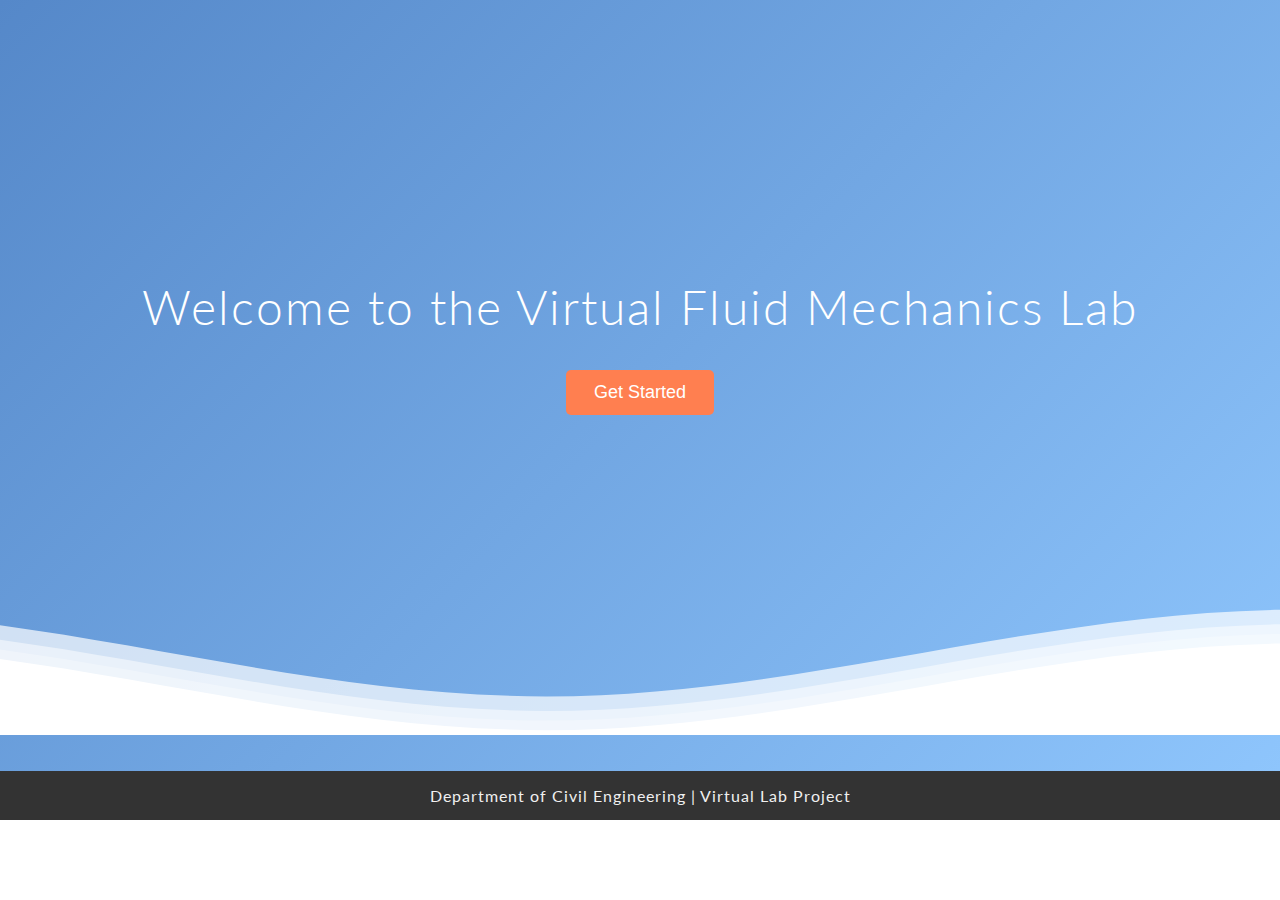
<file: virtuallab/index.html>
<!-- Virtual Lab Main Page with Waves and Get Started Button -->
<!DOCTYPE html>
<html lang="en">
<head>
  <meta charset="UTF-8">
  <meta name="viewport" content="width=device-width, initial-scale=1.0">
  <title>Virtual Fluid Mechanics Lab</title>
  <link rel="stylesheet" href="https://fonts.googleapis.com/css?family=Lato:300,400">
  <style>
    body {
      margin: 0;
      font-family: 'Lato', sans-serif;
    }

    h1 {
      font-weight: 300;
      letter-spacing: 2px;
      font-size: 48px;
      margin-bottom: 10px;
    }

    p {
      letter-spacing: 1px;
      font-size: 16px;
      color: #f0f0f0;
      max-width: 600px;
      margin: 0 auto;
    }

    .header {
      position: relative;
      text-align: center;
      background: linear-gradient(135deg, #5588C9, #8EC5FC);
      color: white;
      padding-top: 60px;
      padding-bottom: 40px;
    }

    .inner-header {
      height: 60vh;
      width: 100%;
      display: flex;
      flex-direction: column;
      align-items: center;
      justify-content: center;
      text-align: center;
    }

    .waves {
      position: relative;
      width: 100%;
      height: 15vh;
      margin-bottom: -7px;
      min-height: 100px;
      max-height: 150px;
    }

    .content {
      position: relative;
      height: 20vh;
      text-align: center;
      background-color: #f8f8f8;
      color: #333;
      padding-top: 20px;
    }

    .footer {
      background-color: #333;
      color: #f0f0f0;
      text-align: center;
      padding: 15px 0;
    }

    .parallax > use {
      animation: move-forever 25s cubic-bezier(.55, .5, .45, .5) infinite;
    }

    .parallax > use:nth-child(1) {
      animation-delay: -2s;
      animation-duration: 7s;
    }

    .parallax > use:nth-child(2) {
      animation-delay: -3s;
      animation-duration: 10s;
    }

    .parallax > use:nth-child(3) {
      animation-delay: -4s;
      animation-duration: 13s;
    }

    .parallax > use:nth-child(4) {
      animation-delay: -5s;
      animation-duration: 20s;
    }

    @keyframes move-forever {
      0% {
        transform: translate3d(-90px, 0, 0);
      }
      100% {
        transform: translate3d(85px, 0, 0);
      }
    }

    @media (max-width: 768px) {
      .waves {
        height: 40px;
        min-height: 40px;
      }
      .content {
        height: 30vh;
      }
      h1 {
        font-size: 32px;
      }
    }

    /* Get Started Button */
    .get-started-btn {
      margin-top: 25px;
      padding: 12px 28px;
      font-size: 18px;
      color: white;
      background-color: #FF7F50;
      border: none;
      border-radius: 5px;
      cursor: pointer;
      transition: background-color 0.3s ease, transform 0.3s ease;
    }

    .get-started-btn:hover {
      background-color: #FF6347;
      transform: translateY(-3px);
    }
  </style>
</head>
<body>

<div class="header">
  <!-- Header Content -->
  <div class="inner-header">
    <h1>Welcome to the Virtual Fluid Mechanics Lab</h1>
    <!-- Get Started Button -->
    <button class="get-started-btn" onclick="navigateToMain()">Get Started</button>
  </div>

  <!-- Waves Container -->
  <div>
    <svg class="waves" xmlns="http://www.w3.org/2000/svg" xmlns:xlink="http://www.w3.org/1999/xlink"
         viewBox="0 24 150 28" preserveAspectRatio="none" shape-rendering="auto">
      <defs>
        <path id="gentle-wave" d="M-160 44c30 0 58-18 88-18s 58 18 88 18 58-18 88-18 58 18 88 18 v44h-352z" />
      </defs>
      <g class="parallax">
        <use xlink:href="#gentle-wave" x="48" y="0" fill="rgba(255,255,255,0.7)" />
        <use xlink:href="#gentle-wave" x="48" y="3" fill="rgba(255,255,255,0.5)" />
        <use xlink:href="#gentle-wave" x="48" y="5" fill="rgba(255,255,255,0.3)" />
        <use xlink:href="#gentle-wave" x="48" y="7" fill="#fff" />
      </g>
    </svg>
  </div>
</div>

<!-- Footer Content -->
<div class="footer">
  <p>Department of Civil Engineering | Virtual Lab Project</p>
</div>

<script>
  function navigateToMain() {
    window.location.href = "main.html"; // Redirect to main.html page
  }
</script>

</body>
</html>
</file>
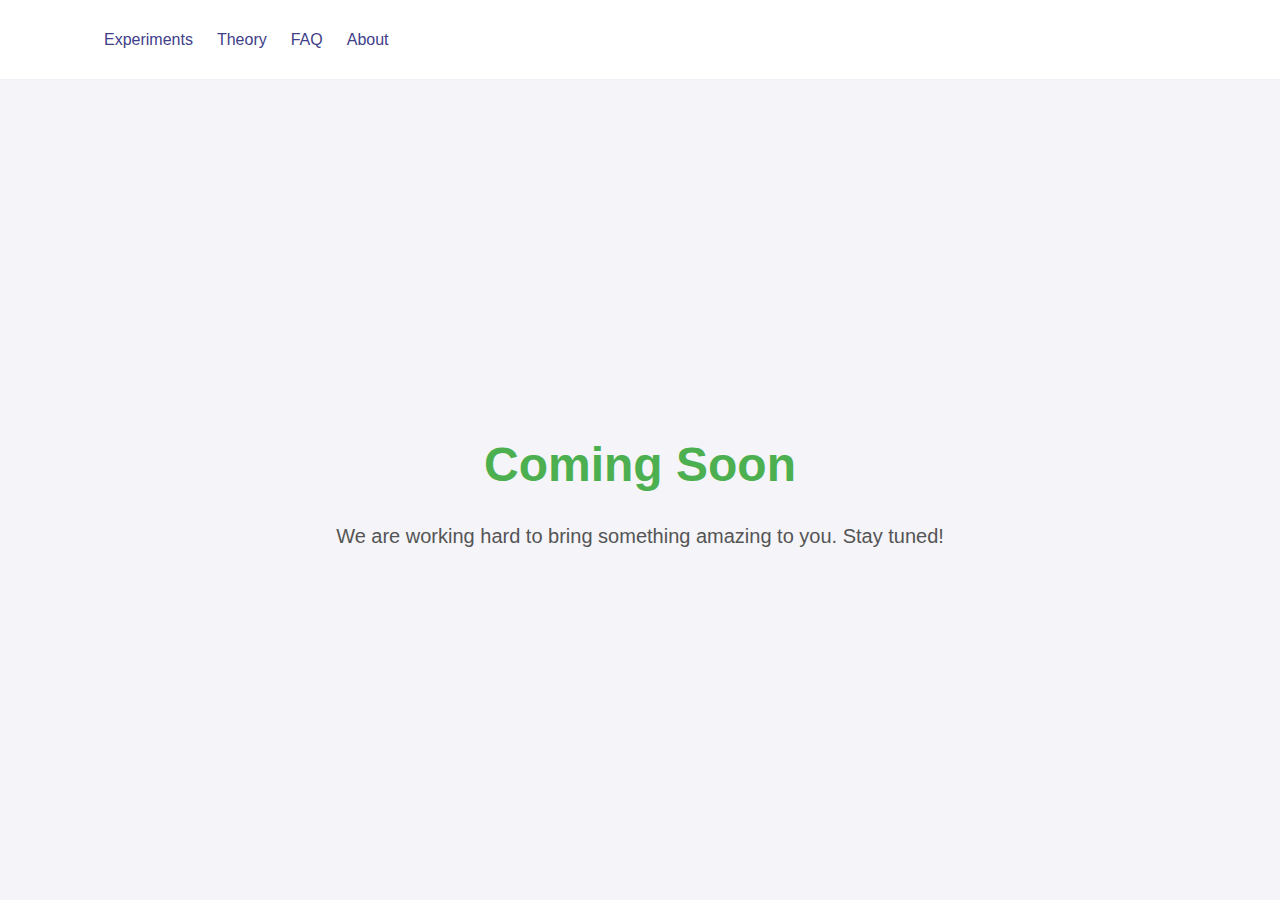
<file: virtuallab/comingsoon.html>
<!DOCTYPE html>
<html lang="en">
<head>
  <meta charset="UTF-8">
  <meta name="viewport" content="width=device-width, initial-scale=1.0">
  <title>Coming Soon</title>
  <link rel="stylesheet" href="style.css"> <!-- Link to your CSS file for header and footer styles -->
  <style>
    /* Basic Reset */
    * {
      margin: 0;
      padding: 0;
      box-sizing: border-box;
    }

    /* Body Styling */
    body {
      display: flex;
      flex-direction: column;
      min-height: 100vh;
      font-family: Arial, sans-serif;
      background-color: #f4f4f9;
      color: #333;
    }

    /* Main Section for Coming Soon Message */
    .main-content {
      display: flex;
      justify-content: center;
      align-items: center;
      flex: 1;
      text-align: center;
    }

    /* Heading */
    .main-content h1 {
      font-size: 3rem;
      color: #4CAF50;
      margin-bottom: 20px;
    }

    /* Subtext */
    .main-content p {
      font-size: 1.25rem;
      color: #555;
    }
  </style>
</head>
<body>

  <!-- Header Section -->
  <header class="header">
    <div class="header-content responsive-wrapper">
      <div class="header-logo">
       
      </div>
      <div class="header-navigation">
        <nav class="header-navigation-links">
          <a href="main.html">Experiments</a>
          <a href="#">Theory</a>
          <a href="#">FAQ</a>
          <a href="#">About</a>
        </nav>
      </div>
    </div>
  </header>

  <!-- Main Content for Coming Soon Message -->
  <main class="main-content">
    <div class="coming-soon">
      <h1>Coming Soon</h1>
      <p>We are working hard to bring something amazing to you. Stay tuned!</p>
    </div>
  </main>

  <!-- Footer Section -->
  <footer class="footer">
    
  </footer>

</body>
</html>
</file>
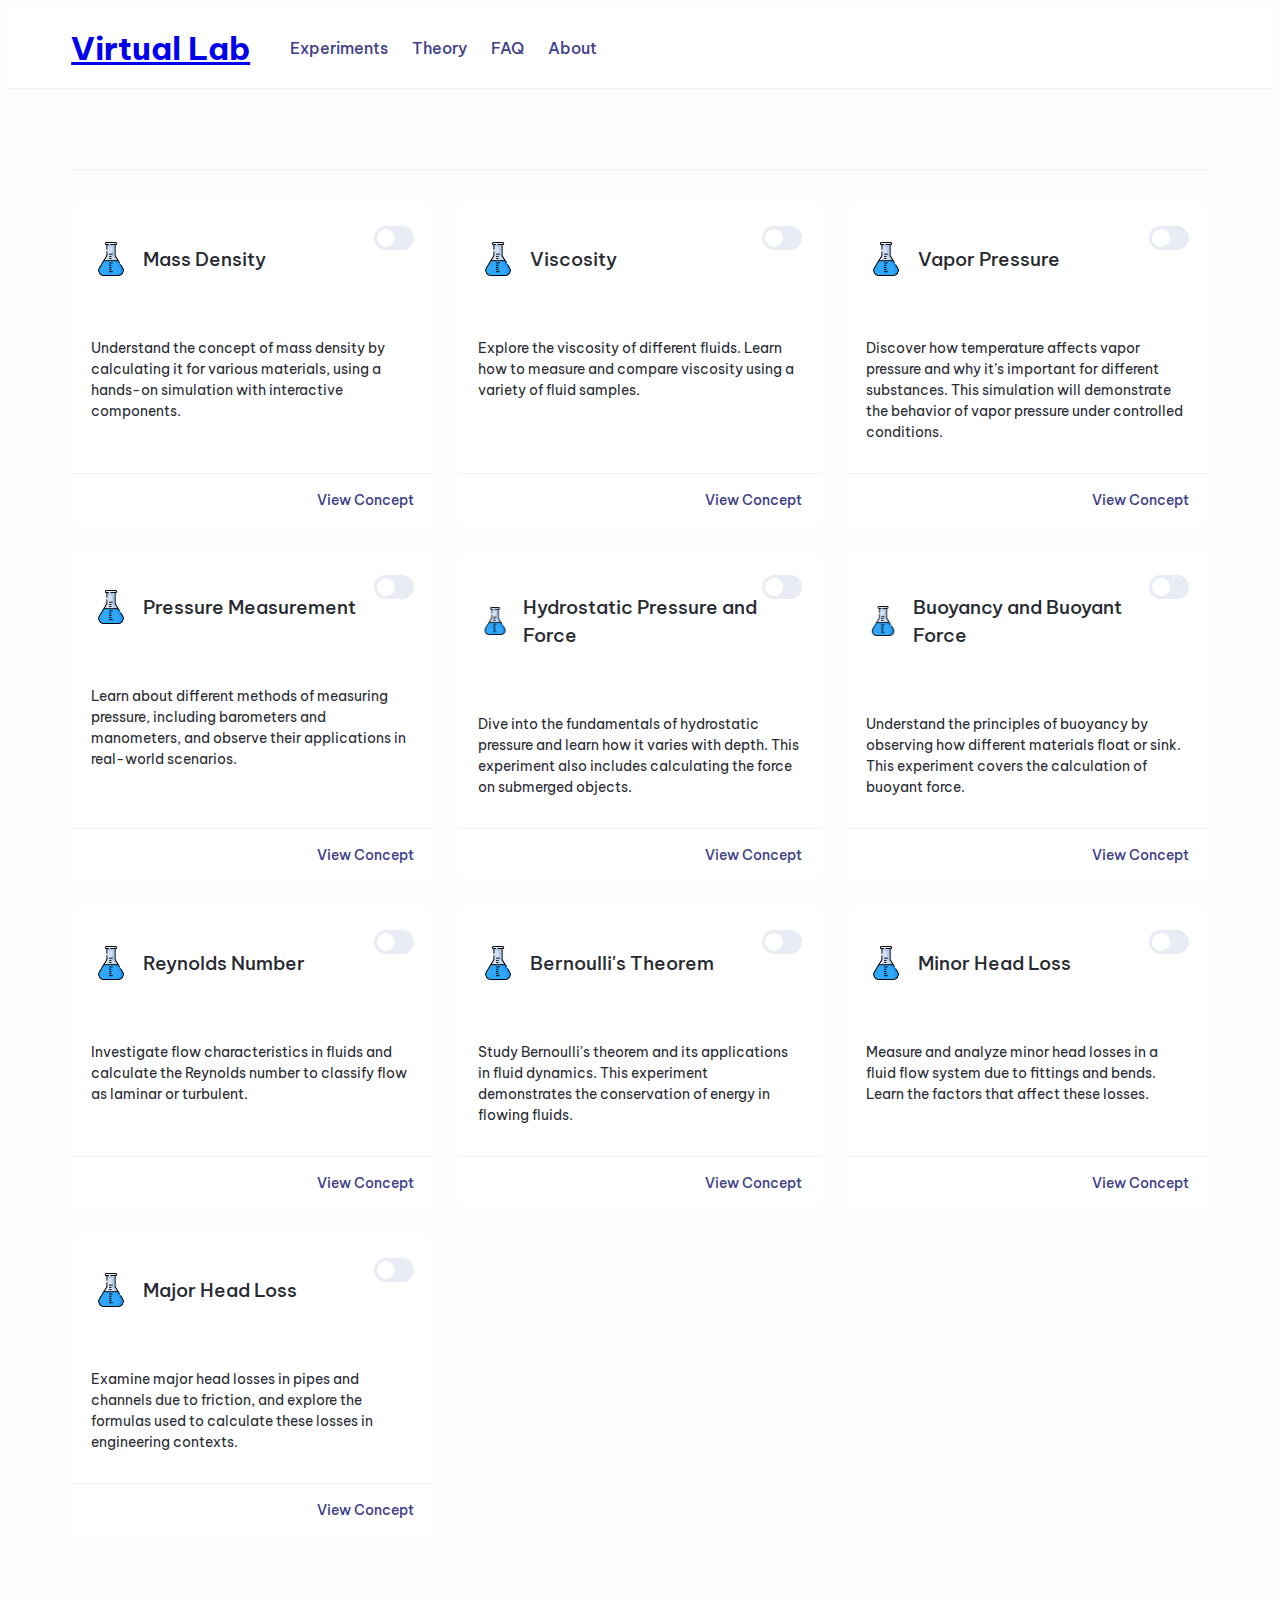
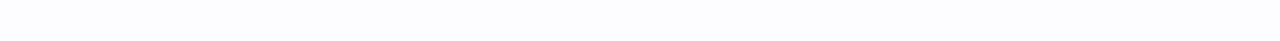
<file: virtuallab/main.html>
<!DOCTYPE html>
<html lang="en">
<head>
  <meta charset="UTF-8">
  <meta name="viewport" content="width=device-width, initial-scale=1.0">
  <title>Experiments Dashboard</title>
  <link rel="stylesheet" href="style.css"> <!-- Link to your CSS file -->
</head>
<body>

    <header class="header">
        <div class="header-content responsive-wrapper">
            <div class="header-logo">
                <a href="#">
                    
                    <a href="#">
                        <h1>Virtual Lab</h1>
                      </a>
                </a>
            </div>
            <div class="header-navigation">
                <nav class="header-navigation-links">
                    <a href="main.html"> Experiments </a>
                    <a href="#"> Theory </a>
                    <a href="#"> FAQ </a>
                    <a href="#"> About </a>
                    
                </nav>
                
            </div>
            
        </div>
    </header>
    <main class="main">
        <div class="responsive-wrapper">
            
            <div class="content">
                
                <div class="content-main">
                    <div class="card-grid">
                        <article class="card">
                            <div class="card-header">
                                <div>
                                    <span><img src="images/flask.png" /></span>
                                    <h3>Mass Density</h3>
                                </div>
                                <label class="toggle">
                                    <input type="checkbox">
                                    <span></span>
                                </label>
                            </div>
                            <div class="card-body">
                                <p>Understand the concept of mass density by calculating it for various materials, using a hands-on simulation with interactive components.</p>
                            </div>
                            <div class="card-footer">
                                <a href="mass_density_experiment.html">View Concept</a>
                            </div>
                        </article>
                        <article class="card">
                            <div class="card-header">
                                <div>
                                    <span><img src="images/flask.png" /></span>
                                    <h3>Viscosity</h3>
                                </div>
                                <label class="toggle">
                                    <input type="checkbox" >
                                    <span></span>
                                </label>
                            </div>
                            <div class="card-body">
                                <p>Explore the viscosity of different fluids. Learn how to measure and compare viscosity using a variety of fluid samples.</p>
                            </div>
                            <div class="card-footer">
                                <a href="comingsoon.html">View Concept</a>
                            </div>
                        </article>
                        <article class="card">
                            <div class="card-header">
                                <div>
                                    <span><img src="images/flask.png" /></span>
                                    <h3>Vapor Pressure</h3>
                                </div>
                                <label class="toggle">
                                    <input type="checkbox" >
                                    <span></span>
                                </label>
                            </div>
                            <div class="card-body">
                                <p>Discover how temperature affects vapor pressure and why it’s important for different substances. This simulation will demonstrate the behavior of vapor pressure under controlled conditions.</p>
                            </div>
                            <div class="card-footer">
                                <a href="comingsoon.html">View Concept</a>
                            </div>
                        </article>
                        <article class="card">
                            <div class="card-header">
                                <div>
                                    <span><img src="images/flask.png" /></span>
                                    <h3>Pressure Measurement</h3>
                                </div>
                                <label class="toggle">
                                    <input type="checkbox">
                                    <span></span>
                                </label>
                            </div>
                            <div class="card-body">
                                <p>Learn about different methods of measuring pressure, including barometers and manometers, and observe their applications in real-world scenarios.</p>
                            </div>
                            <div class="card-footer">
                                <a href="comingsoon.html">View Concept</a>
                            </div>
                        </article>
                        <article class="card">
                            <div class="card-header">
                                <div>
                                    <span><img src="images/flask.png" /></span>
                                    <h3>Hydrostatic Pressure and Force</h3>
                                </div>
                                <label class="toggle">
                                    <input type="checkbox" >
                                    <span></span>
                                </label>
                            </div>
                            <div class="card-body">
                                <p>Dive into the fundamentals of hydrostatic pressure and learn how it varies with depth. This experiment also includes calculating the force on submerged objects.</p>
                            </div>
                            <div class="card-footer">
                                <a href="comingsoon.html">View Concept</a>
                            </div>
                        </article>
                        <article class="card">
                            <div class="card-header">
                                <div>
                                    <span><img src="images/flask.png" /></span>
                                    <h3>Buoyancy and Buoyant Force</h3>
                                </div>
                                <label class="toggle">
                                    <input type="checkbox" >
                                    <span></span>
                                </label>
                            </div>
                            <div class="card-body">
                                <p>Understand the principles of buoyancy by observing how different materials float or sink. This experiment covers the calculation of buoyant force.</p>
                            </div>
                            <div class="card-footer">
                                <a href="comingsoon.html">View Concept</a>
                            </div>
                        </article>
                        <article class="card">
                            <div class="card-header">
                                <div>
                                    <span><img src="images/flask.png" /></span>
                                    <h3>Reynolds Number</h3>
                                </div>
                                <label class="toggle">
                                    <input type="checkbox" >
                                    <span></span>
                                </label>
                            </div>
                            <div class="card-body">
                                <p>Investigate flow characteristics in fluids and calculate the Reynolds number to classify flow as laminar or turbulent.</p>
                            </div>
                            <div class="card-footer">
                                <a href="rey.html">View Concept</a>
                            </div>
                        </article>
                        <article class="card">
                            <div class="card-header">
                                <div>
                                    <span><img src="images/flask.png" /></span>
                                    <h3>Bernoulli's Theorem</h3>
                                </div>
                                <label class="toggle">
                                    <input type="checkbox">
                                    <span></span>
                                </label>
                            </div>
                            <div class="card-body">
                                <p>Study Bernoulli's theorem and its applications in fluid dynamics. This experiment demonstrates the conservation of energy in flowing fluids.</p>
                            </div>
                            <div class="card-footer">
                                <a href="comingsoon.html">View Concept</a>
                            </div>
                        </article>
                        <article class="card">
                            <div class="card-header">
                                <div>
                                    <span><img src="images/flask.png" /></span>
                                    <h3>Minor Head Loss</h3>
                                </div>
                                <label class="toggle">
                                    <input type="checkbox" >
                                    <span></span>
                                </label>
                            </div>
                            <div class="card-body">
                                <p>Measure and analyze minor head losses in a fluid flow system due to fittings and bends. Learn the factors that affect these losses.</p>
                            </div>
                            <div class="card-footer">
                                <a href="#">View Concept</a>
                            </div>
                        </article>
                        <article class="card">
                            <div class="card-header">
                                <div>
                                    <span><img src="images/flask.png" /></span>
                                    <h3>Major Head Loss</h3>
                                </div>
                                <label class="toggle">
                                    <input type="checkbox" >
                                    <span></span>
                                </label>
                            </div>
                            <div class="card-body">
                                <p>Examine major head losses in pipes and channels due to friction, and explore the formulas used to calculate these losses in engineering contexts.</p>
                            </div>
                            <div class="card-footer">
                                <a href="#">View Concept</a>
                            </div>
                        </article>
                        
                        
                    </div>
                </div>
            </div>
        </div>
    </main>

  <script src="script.js"></script> <!-- Link to your JavaScript file -->
</body>
</html>
</file>
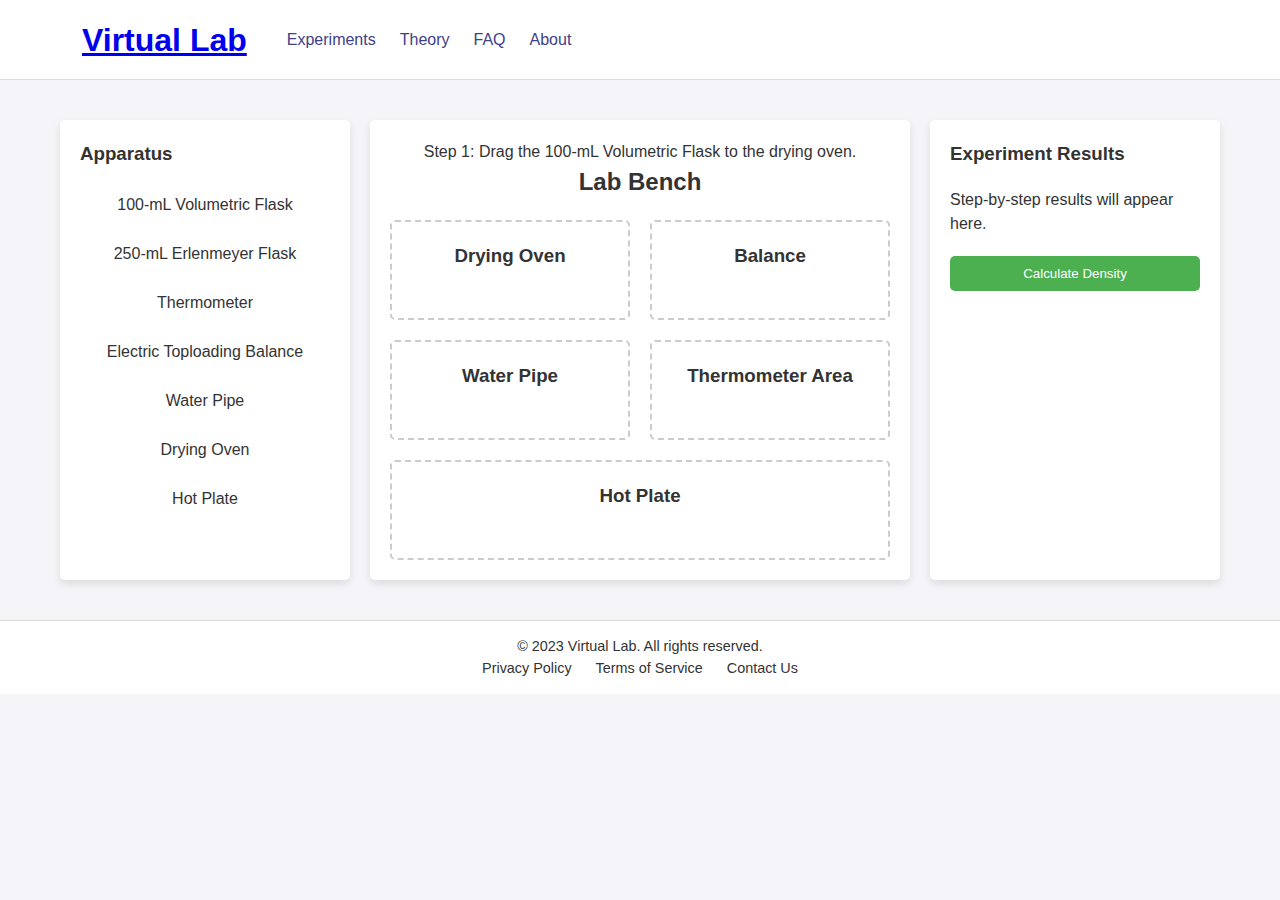
<file: virtuallab/mass_density_experiment.html>
<!DOCTYPE html>
<html lang="en">
<head>
  <meta charset="UTF-8">
  <meta name="viewport" content="width=device-width, initial-scale=1.0">
  <title>Interactive Mass Density Experiment</title>
  <link rel="stylesheet" href="style.css">
  <link rel="stylesheet" href="experiment_styles.css">
</head>
<body>

  <!-- Header Section -->
  <header class="header">
    <div class="header-content responsive-wrapper">
      <div class="header-logo">
        <a href="index.html">
          <h1>Virtual Lab</h1>
        </a>
      </div>
      <div class="header-navigation">
        <nav class="header-navigation-links">
          <a href="#">Experiments</a>
          <a href="#">Theory</a>
          <a href="#">FAQ</a>
          <a href="#">About</a>
        </nav>
      </div>
    </div>
  </header>

  <!-- Main Experiment Section -->
  <main class="main-experiment">
    <!-- Left Sidebar for Apparatus -->
    <aside class="apparatus-panel">
      <h3>Apparatus</h3>
      <div class="draggable" id="flask-100ml" draggable="true" data-step="1">
        <p>100-mL Volumetric Flask</p>
      </div>
      <div class="draggable" id="erlenmeyer-flask" draggable="true" data-step="8">
        <p>250-mL Erlenmeyer Flask</p>
      </div>
      <div class="draggable" id="thermometer" draggable="true" data-step="5">
        <p>Thermometer</p>
      </div>
      <div class="draggable" id="balance" draggable="true" data-step="2,4">
        <p>Electric Toploading Balance</p>
      </div>
      <div class="draggable" id="water-pipe" draggable="true" data-step="3">
        <p>Water Pipe</p>
      </div>
      <div class="draggable" id="oven" draggable="true" data-step="1">
        <p>Drying Oven</p>
      </div>
      <div class="draggable" id="hot-plate" draggable="true" data-step="8">
        <p>Hot Plate</p>
      </div>
    </aside>

    <!-- Center Lab Bench with Instructions and Drop Zones -->
    <section class="workspace">
      <div id="step-instruction" class="instruction-popup">Step 1: Drag the 100-mL Volumetric Flask to the drying oven.</div>
      <h2>Lab Bench</h2>
      <div class="drop-zones">
        <div class="drop-zone" id="drying-oven-drop" data-step="1">
          <h3>Drying Oven</h3>
        </div>
        <div class="drop-zone" id="balance-drop" data-step="2,4">
          <h3>Balance</h3>
        </div>
        <div class="drop-zone" id="water-pipe-drop" data-step="3">
          <h3>Water Pipe</h3>
        </div>
        <div class="drop-zone" id="thermometer-drop" data-step="5">
          <h3>Thermometer Area</h3>
        </div>
        <div class="drop-zone" id="hot-plate-drop" data-step="8">
          <h3>Hot Plate</h3>
        </div>
      </div>
    </section>

    <!-- Right Sidebar for Results and Density Calculation -->
    <aside class="output-section">
      <h3>Experiment Results</h3>
      <div id="results-log">
        <p id="step-output">Step-by-step results will appear here.</p>
        <ul id="recorded-values">
          <!-- Dynamic values for each step will be added here -->
        </ul>
      </div>
      <button id="calculate-results" onclick="showDensityCalculator()" >Calculate Density</button>

      <!-- Density Calculator Section, shown after clicking the button -->
      <div id="calculation-section" style="display: none;">
        <h2>Density Calculation</h2>
        <label for="mass-empty">Mass of Empty Flask (m<sub>1</sub>):</label>
        <input type="number" id="mass-empty" placeholder="Enter mass in grams" step="0.01">
        
        <label for="mass-with-liquid">Mass of Flask with Liquid (m<sub>2</sub>):</label>
        <input type="number" id="mass-with-liquid" placeholder="Enter mass in grams" step="0.01">
        
        <label for="volume">Volume of Liquid (V):</label>
        <input type="number" id="volume" placeholder="Enter volume in mL" step="0.1" value="100">
        
        <button onclick="calculateDensity()">Calculate Density</button>
        
        <p>Density (ρ): <span id="density-result">N/A</span> g/mL</p>
        <div id="recorded-values">
          <p><strong>Recorded Values:</strong></p>
          <ul id="values-list">
            <li>Mass of Empty Flask (m<sub>1</sub>): <span id="value-m1">N/A</span> g</li>
            <li>Mass of Flask with Liquid (m<sub>2</sub>): <span id="value-m2">N/A</span> g</li>
            <li>Volume of Liquid (V): <span id="value-v">100</span> mL</li>
          </ul>
        </div>
      </div>
    </aside>
  </main>

  <!-- Footer Section -->
  <footer class="footer">
    <div class="responsive-wrapper">
      <p>&copy; 2023 Virtual Lab. All rights reserved.</p>
      <nav class="footer-navigation">
        <a href="#">Privacy Policy</a>
        <a href="#">Terms of Service</a>
        <a href="#">Contact Us</a>
      </nav>
    </div>
  </footer>

  <script src="experiment_script.js"></script>
</body>
</html>
</file>
<file: virtuallab/style.css>
@import url("https://fonts.googleapis.com/css2?family=Be+Vietnam+Pro:ital,wght@0,100;0,200;0,300;0,400;0,500;0,600;0,700;0,800;0,900;1,100;1,200;1,300;1,400;1,500;1,600;1,700;1,800;1,900&display=swap");

:root {
	--c-text-primary: #282a32;
	--c-text-secondary: #686b87;
	--c-text-action: #404089;
	--c-accent-primary: #434ce8;
	--c-border-primary: #eff1f6;
	--c-background-primary: #ffffff;
	--c-background-secondary: #fdfcff;
	--c-background-tertiary: #ecf3fe;
	--c-background-quaternary: #e9ecf4;
}

body {
	line-height: 1.5;
	min-height: 100vh;
	font-family: "Be Vietnam Pro", sans-serif;
	background-color: var(--c-background-secondary);
	color: var(--c-text-primary);
}

img {
	display: block;
	max-width: 100%;
}

:focus {
	outline: 0;
}

.responsive-wrapper {
	width: 90%;
	max-width: 1280px;
	margin-left: auto;
	margin-right: auto;
}

.header {
	display: flex;
	align-items: center;
	height: 80px;
	border-bottom: 1px solid var(--c-border-primary);
	background-color: var(--c-background-primary);
}

.header-content {
	display: flex;
	align-items: center;
	& > a {
		display: none;
	}
	@media (max-width: 1200px) {
		justify-content: space-between;
		& > a {
			display: inline-flex;
		}
	}
}

.header-logo {
	margin-right: 2.5rem;
	a {
		display: flex;
		align-items: center;
		div {
			outline: 2px solid;
			flex-shrink: 0;
			position: relative;
			&:after {
				display: block;
				content: "";
				position: absolute;
				left: 0;
				top: auto;
				right: 0;
				bottom: 0;
				overflow: hidden;
				height: 50%;
				border-bottom-left-radius: 8px;
				border-bottom-right-radius: 8px;
				background-color: rgba(#fff, 0.2);
				backdrop-filter: blur(4px);
			}
		}
	}
}

.header-navigation {
	display: flex;
	flex-grow: 1;
	align-items: center;
	justify-content: space-between;
	@media (max-width: 1200px) {
		display: none;
	}
}

/* Logo Styling */
.header-logo img {
	max-height: 40px; /* Adjust height as needed */
	max-width: 40px;  /* Adjust width as needed */
	margin-right: 10px; /* Space between logo icon and text */
	vertical-align: middle;
  }
  

.header-navigation-links {
	display: flex;
	align-items: center;

	a {
		text-decoration: none;
		color: var(--c-text-action);
		font-weight: 500;
		transition: 0.15s ease;
		& + * {
			margin-left: 1.5rem;
		}

		&:hover,
		&:focus {
			color: var(--c-accent-primary);
		}
	}
}

.header-navigation-actions {
	display: flex;
	align-items: center;
	& > .avatar {
		margin-left: 0.75rem;
	}
	& > .icon-button + .icon-button {
		margin-left: 0.25rem;
	}

	& > .button + .icon-button {
		margin-left: 1rem;
	}
}

.button {
	font: inherit;
	color: inherit;
	text-decoration: none;
	display: inline-flex;
	align-items: center;
	justify-content: center;
	padding: 0 1em;
	height: 40px;
	border-radius: 8px;
	line-height: 1;
	border: 2px solid var(--c-border-primary);
	color: var(--c-text-action);
	font-size: 0.875rem;
	transition: 0.15s ease;
	background-color: var(--c-background-primary);

	i {
		margin-right: 0.5rem;
		font-size: 1.25em;
	}

	span {
		font-weight: 500;
	}

	&:hover,
	&:focus {
		border-color: var(--c-accent-primary);
		color: var(--c-accent-primary);
	}
}

.icon-button {
	font: inherit;
	color: inherit;
	text-decoration: none;
	display: inline-flex;
	align-items: center;
	justify-content: center;
	width: 40px;
	height: 40px;
	border-radius: 8px;
	color: var(--c-text-action);
	transition: 0.15s ease;
	i {
		font-size: 1.25em;
	}

	&:focus,
	&:hover {
		background-color: var(--c-background-tertiary);
		color: var(--c-accent-primary);
	}
}

.avatar {
	display: inline-flex;
	align-items: center;
	justify-content: center;
	width: 44px;
	height: 44px;
	border-radius: 50%;
	overflow: hidden;
}

.main {
	padding-top: 3rem;
}

.main-header {
	display: flex;
	flex-wrap: wrap;
	align-items: center;
	justify-content: space-between;

	h1 {
		font-size: 1.75rem;
		font-weight: 600;
		line-height: 1.25;
		@media (max-width: 550px) {
			margin-bottom: 1rem;
		}
	}
}

.search {
	position: relative;
	display: flex;
	align-items: center;
	width: 100%;
	max-width: 340px;
	input {
		font: inherit;
		color: inherit;
		text-decoration: none;
		display: inline-flex;
		align-items: center;
		justify-content: center;
		padding: 0 1em 0 36px;
		height: 40px;
		border-radius: 8px;
		border: 2px solid var(--c-border-primary);
		color: var(--c-text-action);
		font-size: 0.875rem;
		transition: 0.15s ease;
		width: 100%;
		line-height: 1;

		&::placeholder {
			color: var(--c-text-action);
		}

		&:focus,
		&:hover {
			border-color: var(--c-accent-primary);
		}
	}

	button {
		display: inline-flex;
		align-items: center;
		justify-content: center;
		border: 0;
		background-color: transparent;
		position: absolute;
		left: 12px;
		top: 50%;
		transform: translateY(-50%);
		font-size: 1.25em;
		color: var(--c-text-action);
		padding: 0;
		height: 40px;
	}
}

.horizontal-tabs {
	margin-top: 1.5rem;
	display: flex;
	align-items: center;
	overflow-x: auto;
	@media (max-width: 1000px) {
		scrollbar-width: none;
		position: relative;
		&::-webkit-scrollbar {
			display: none;
		}
	}

	a {
		display: inline-flex;
		flex-shrink: 0;
		align-items: center;
		height: 48px;
		padding: 0 0.25rem;
		font-weight: 500;
		color: inherit;
		border-bottom: 3px solid transparent;
		text-decoration: none;
		transition: 0.15s ease;
		&:hover,
		&:focus,
		&.active {
			color: var(--c-accent-primary);
			border-bottom-color: var(--c-accent-primary);
		}

		& + * {
			margin-left: 1rem;
		}
	}
}

.content-header {
	display: flex;
	flex-wrap: wrap;
	align-items: center;
	justify-content: space-between;
	padding-top: 3rem;
	margin-top: -1px;
	border-top: 1px solid var(--c-border-primary);
}

.content-header-intro {
	h2 {
		font-size: 1.25rem;
		font-weight: 600;
	}

	p {
		color: var(--c-text-secondary);
		margin-top: 0.25rem;
		font-size: 0.875rem;
		margin-bottom: 1rem;
	}
}

.content-header-actions {
	a:first-child {
		@media (min-width: 800px) {
			display: none;
		}
	}
}

.content {
	border-top: 1px solid var(--c-border-primary);
	margin-top: 2rem;
	display: flex;
	align-items: flex-start;
}
.content-panel {
	display: none;
	max-width: 280px;
	width: 25%;
	padding: 2rem 1rem 2rem 0;
	margin-right: 3rem;
	@media (min-width: 800px) {
		display: block;
	}
}

.vertical-tabs {
	display: flex;
	flex-direction: column;
	a {
		display: flex;
		align-items: center;
		padding: 0.75em 1em;
		background-color: transparent;
		border-radius: 8px;
		text-decoration: none;
		font-weight: 500;
		color: var(--c-text-action);
		transition: 0.15s ease;
		&:hover,
		&:focus,
		&.active {
			background-color: var(--c-background-tertiary);
			color: var(--c-accent-primary);
		}

		& + * {
			margin-top: 0.25rem;
		}
	}
}

.content-main {
	padding-top: 2rem;
	padding-bottom: 6rem;
	flex-grow: 1;
}

.card-grid {
	display: grid;
	grid-template-columns: repeat(1, 1fr);
	column-gap: 1.5rem;
	row-gap: 1.5rem;
	@media (min-width: 600px) {
		grid-template-columns: repeat(2, 1fr);
	}
	@media (min-width: 1200px) {
		grid-template-columns: repeat(3, 1fr);
	}
}

.card {
	background-color: var(--c-background-primary);
	box-shadow: 0 3px 3px 0 rgba(#000, 0.05), 0 5px 15px 0 rgba(#000, 0.05);
	border-radius: 8px;
	overflow: hidden;
	display: flex;
	flex-direction: column;
}

.card-header {
	display: flex;
	align-items: flex-start;
	justify-content: space-between;
	padding: 1.5rem 1.25rem 1rem 1.25rem;
	div {
		display: flex;
		align-items: center;

		span {
			width: 40px;
			height: 40px;
			border-radius: 8px;
			display: inline-flex;
			align-items: center;
			justify-content: center;
			img {
				max-width: 85%;
				max-height: 100%;
			}
		}

		h3 {
			margin-left: 0.75rem;
			font-weight: 500;
		}
	}
}

.toggle {
	span {
		display: block;
		width: 40px;
		height: 24px;
		border-radius: 99em;
		background-color: var(--c-background-quaternary);
		box-shadow: inset 1px 1px 1px 0 rgba(#000, 0.05);
		position: relative;
		transition: 0.15s ease;
		&:before {
			content: "";
			display: block;
			position: absolute;
			left: 3px;
			top: 3px;
			height: 18px;
			width: 18px;
			background-color: var(--c-background-primary);
			border-radius: 50%;
			box-shadow: 0 1px 3px 0 rgba(#000, 0.15);
			transition: 0.15s ease;
		}
	}

	input {
		clip: rect(0 0 0 0);
		clip-path: inset(50%);
		height: 1px;
		overflow: hidden;
		position: absolute;
		white-space: nowrap;
		width: 1px;
		&:checked + span {
			background-color: var(--c-accent-primary);
			&:before {
				transform: translateX(calc(100% - 2px));
			}
		}

		&:focus + span {
			box-shadow: 0 0 0 4px var(--c-background-tertiary);
		}
	}
}

.card-body {
	padding: 1rem 1.25rem;
	font-size: 0.875rem;
}

.card-footer {
	margin-top: auto;
	padding: 1rem 1.25rem;
	display: flex;
	align-items: center;
	justify-content: flex-end;
	border-top: 1px solid var(--c-border-primary);
	a {
		color: var(--c-text-action);
		text-decoration: none;
		font-weight: 500;
		font-size: 0.875rem;
	}
}

html {
	&::-webkit-scrollbar {
		width: 12px;
	}

	&::-webkit-scrollbar-thumb {
		background-color: var(--c-text-primary);
		border: 4px solid var(--c-background-primary);
		border-radius: 99em;
	}
}
</file>
<file: virtuallab/experiment_styles.css>
/* General Reset */
* {
  box-sizing: border-box;
  margin: 0;
  padding: 0;
}

/* Body Styling */
body {
  font-family: Arial, sans-serif;
  margin: 0;
  padding: 0;
  background-color: #f4f4f9;
  color: #333;
}

/* Header Styling */
.header {
  background-color: #fff;
  padding: 15px 20px;
  border-bottom: 1px solid #ddd;
}
.header-content {
  display: flex;
  justify-content: space-between;
  align-items: center;
  max-width: 1200px;
  margin: 0 auto;
}

/* Main Experiment Layout */
.main-experiment {
  display: flex;
  flex-direction: row;
  max-width: 1200px;
  margin: 20px auto;
  padding: 20px;
  gap: 20px;
}

/* Apparatus Panel */
.apparatus-panel {
  flex: 1;
  background-color: #fff;
  padding: 20px;
  border-radius: 5px;
  box-shadow: 0 4px 8px rgba(0, 0, 0, 0.1);
}
.apparatus-panel h3 {
  margin-bottom: 15px;
}
.draggable {
  display: flex;
  flex-direction: column;
  align-items: center;
  margin-bottom: 15px;
  cursor: grab;
}
.draggable img {
  width: 50px;
  height: 50px;
  margin-bottom: 5px;
}

/* Workspace Styling */
.workspace {
  flex: 2;
  background-color: #fff;
  padding: 20px;
  border-radius: 5px;
  box-shadow: 0 4px 8px rgba(0, 0, 0, 0.1);
  text-align: center;
}
.workspace h2 {
  margin-bottom: 20px;
}
.drop-zones {
  display: flex;
  justify-content: space-between;
  flex-wrap: wrap;
  gap: 20px;
}
.drop-zone {
  flex: 1 1 calc(45%);
  padding: 20px;
  border: 2px dashed #ccc;
  border-radius: 5px;
  text-align: center;
  min-height: 100px;
}

/* Output Section */
.output-section {
  flex: 1;
  background-color: #fff;
  padding: 20px;
  border-radius: 5px;
  box-shadow: 0 4px 8px rgba(0, 0, 0, 0.1);
}
#results-log {
  margin-top: 20px;
}
#calculate-results {
  display: block;
  width: 100%;
  margin-top: 20px;
  padding: 10px;
  background-color: #4CAF50;
  color: #fff;
  border: none;
  border-radius: 5px;
  cursor: pointer;
}
#calculate-results:disabled {
  background-color: #ccc;
  cursor: not-allowed;
}

/* Footer Styling */
.footer {
  background-color: #fff;
  padding: 15px 20px;
  text-align: center;
  border-top: 1px solid #ddd;
  font-size: 0.9rem;
}
.footer a {
  color: #333;
  margin: 0 10px;
  text-decoration: none;
}

/* Apparatus Panel Styling */
.apparatus-panel {
  display: flex;
  flex-direction: column;
  gap: 10px;
}
.draggable img {
  width: 50px;
  height: 50px;
}
#calculation-section {
  margin-top: 20px;
  padding: 15px;
  background-color: #f9f9f9;
  border: 1px solid #ddd;
  border-radius: 5px;
}

#calculation-section h2 {
  font-size: 1.2em;
  margin-bottom: 10px;
  color: #333;
}

#calculation-section label {
  display: block;
  font-weight: bold;
  margin-top: 10px;
  color: #333;
}

#calculation-section input {
  width: 100%;
  padding: 8px;
  margin-top: 5px;
  margin-bottom: 15px;
  border: 1px solid #ccc;
  border-radius: 4px;
}

#calculation-section button {
  background-color: #4CAF50;
  color: white;
  border: none;
  padding: 10px 15px;
  font-size: 1em;
  cursor: pointer;
  border-radius: 4px;
  margin-top: 10px;
}

#calculation-section button:hover {
  background-color: #45a049;
}
</file>
